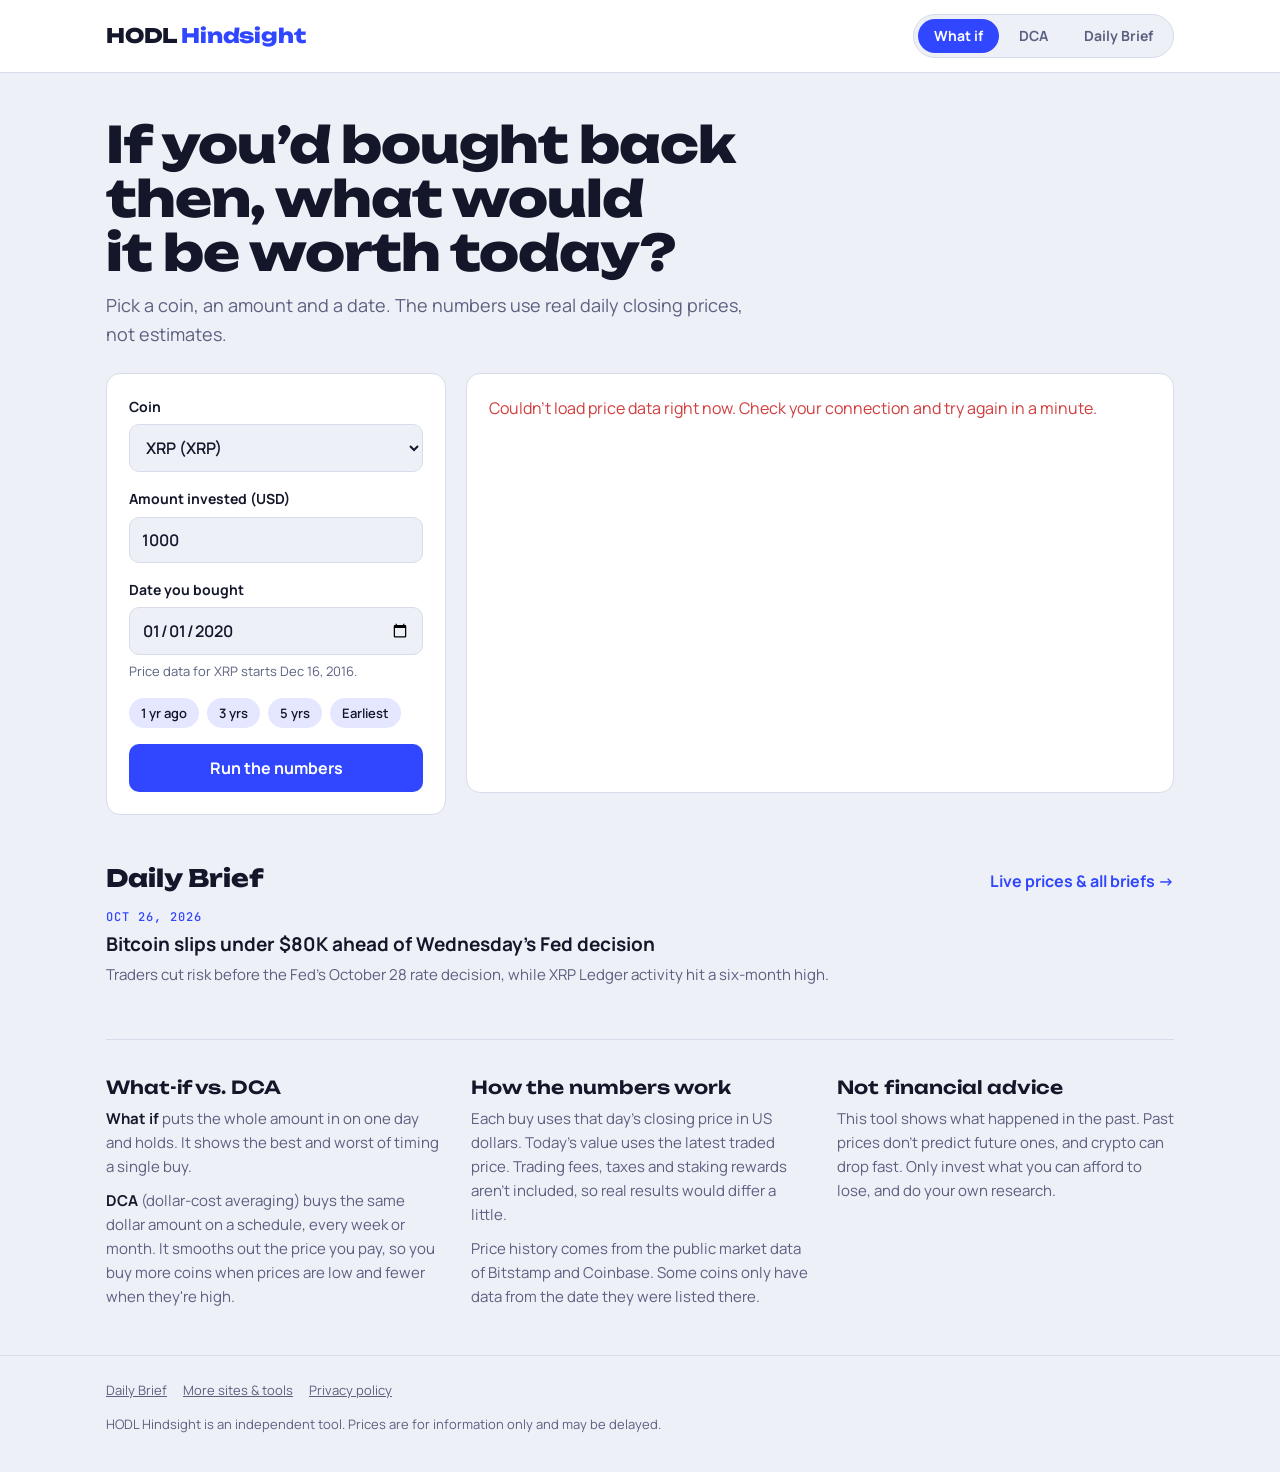
<file: index.html>
<!doctype html>
<html lang="en">
<head>
<meta charset="utf-8">
<meta name="viewport" content="width=device-width,initial-scale=1,viewport-fit=cover">
<title>HODL Hindsight</title>
<meta name="description" content="What would your crypto be worth today? Free what-if and DCA calculators for Bitcoin, XRP, Ethereum, Solana, Dogecoin and more, using real daily price history.">
<meta property="og:title" content="HODL Hindsight">
<meta property="og:description" content="If you'd bought crypto back then, what would it be worth today? Run the numbers for BTC, XRP, ETH, SOL, DOGE and more.">
<meta property="og:type" content="website">
<meta property="og:url" content="https://vtg0989-sudo.github.io/hodl-hindsight/">
<meta property="og:image" content="https://vtg0989-sudo.github.io/hodl-hindsight/og.png">
<meta name="twitter:card" content="summary_large_image">
<meta name="twitter:title" content="HODL Hindsight">
<meta name="twitter:description" content="If you'd bought crypto back then, what would it be worth today?">
<meta name="twitter:image" content="https://vtg0989-sudo.github.io/hodl-hindsight/og.png">
<script async src="https://pagead2.googlesyndication.com/pagead/js/adsbygoogle.js?client=ca-pub-4798121032462529" crossorigin="anonymous"></script>
<link rel="preconnect" href="https://fonts.googleapis.com">
<link rel="stylesheet" href="https://fonts.googleapis.com/css2?family=Unbounded:wght@600;800&family=Manrope:wght@400;600;700&family=JetBrains+Mono:wght@500&display=swap">
<link rel="stylesheet" href="style.css?v=2">
</head>
<body>
<header class="top"><div class="wrap">
  <a class="brand" href="./">HODL<span>Hindsight</span></a>
  <nav class="tabs" role="tablist">
    <a href="#lump" role="tab" id="tab-lump">What if</a>
    <a href="#dca" role="tab" id="tab-dca">DCA</a>
    <a href="blog/">Daily Brief</a>
  </nav>
</div></header>

<main class="wrap">
  <section class="hero">
    <h1 id="headline">If you'd bought back then, what would it be worth today?</h1>
    <p class="lede">Pick a coin, an amount and a date. The numbers use real daily closing prices, not estimates.</p>
  </section>

  <section class="calc">
    <form id="form" class="panel" autocomplete="off">
      <div class="field">
        <label for="coin">Coin</label>
        <select id="coin"></select>
      </div>
      <div class="field">
        <label for="amount" id="amount-label">Amount invested (USD)</label>
        <input id="amount" type="number" min="1" step="any" inputmode="decimal" value="1000">
      </div>
      <div class="field">
        <label for="date" id="date-label">Date you bought</label>
        <input id="date" type="date">
        <small id="date-hint" class="hint"></small>
      </div>
      <div class="field" id="freq-field" hidden>
        <label for="freq">How often</label>
        <select id="freq">
          <option value="7">Every week</option>
          <option value="14">Every 2 weeks</option>
          <option value="m" selected>Every month</option>
          <option value="1">Every day</option>
        </select>
      </div>
      <div class="presets" aria-label="Quick dates">
        <button type="button" data-ago="1">1 yr ago</button>
        <button type="button" data-ago="3">3 yrs</button>
        <button type="button" data-ago="5">5 yrs</button>
        <button type="button" data-ago="max">Earliest</button>
      </div>
      <button class="go" type="submit">Run the numbers</button>
    </form>

    <div class="result panel" id="result" aria-live="polite">
      <p class="status" id="status">Loading prices…</p>
      <div id="out" hidden>
        <p class="say" id="say"></p>
        <p class="big" id="big"></p>
        <p class="delta" id="delta"></p>
        <dl class="stats" id="stats"></dl>
        <div class="chart-box">
          <canvas id="chart" height="260" aria-label="Value over time chart" role="img"></canvas>
          <div class="legend" id="legend"></div>
        </div>
        <div class="share">
          <a class="x" id="share-x" target="_blank" rel="noopener">Post this on X</a>
          <button type="button" id="copy">Copy result</button>
        </div>
      </div>
    </div>
  </section>

  <section class="brief-home">
    <div class="brief-head"><h2>Daily Brief</h2><a href="blog/">Live prices &amp; all briefs →</a></div>
    <div class="post-list">
<!-- POSTS:START -->
<article class="post-item"><time datetime="2026-10-26">Oct 26, 2026</time><h3><a href="blog/2026-10-26-bitcoin-under-80k-ahead-of-fed.html">Bitcoin slips under $80K ahead of Wednesday&#x27;s Fed decision</a></h3><p>Traders cut risk before the Fed&#x27;s October 28 rate decision, while XRP Ledger activity hit a six-month high.</p></article>
<!-- POSTS:END -->
    </div>
  </section>

  <section class="explain">
    <div>
      <h2>What-if vs. DCA</h2>
      <p><strong>What if</strong> puts the whole amount in on one day and holds. It shows the best and worst of timing a single buy.</p>
      <p><strong>DCA</strong> (dollar-cost averaging) buys the same dollar amount on a schedule, every week or month. It smooths out the price you pay, so you buy more coins when prices are low and fewer when they're high.</p>
    </div>
    <div>
      <h2>How the numbers work</h2>
      <p>Each buy uses that day's closing price in US dollars. Today's value uses the latest traded price. Trading fees, taxes and staking rewards aren't included, so real results would differ a little.</p>
      <p>Price history comes from the public market data of Bitstamp and Coinbase. Some coins only have data from the date they were listed there.</p>
    </div>
    <div>
      <h2>Not financial advice</h2>
      <p>This tool shows what happened in the past. Past prices don't predict future ones, and crypto can drop fast. Only invest what you can afford to lose, and do your own research.</p>
    </div>
  </section>
</main>

<footer class="foot"><div class="wrap">
  <nav><a href="blog/">Daily Brief</a><a href="https://vtg0989-sudo.github.io/">More sites &amp; tools</a><a href="privacy.html">Privacy policy</a></nav>
  <p>HODL Hindsight is an independent tool. Prices are for information only and may be delayed.</p>
</div></footer>
<script src="app.js?v=2"></script>
</body>
</html>
</file>
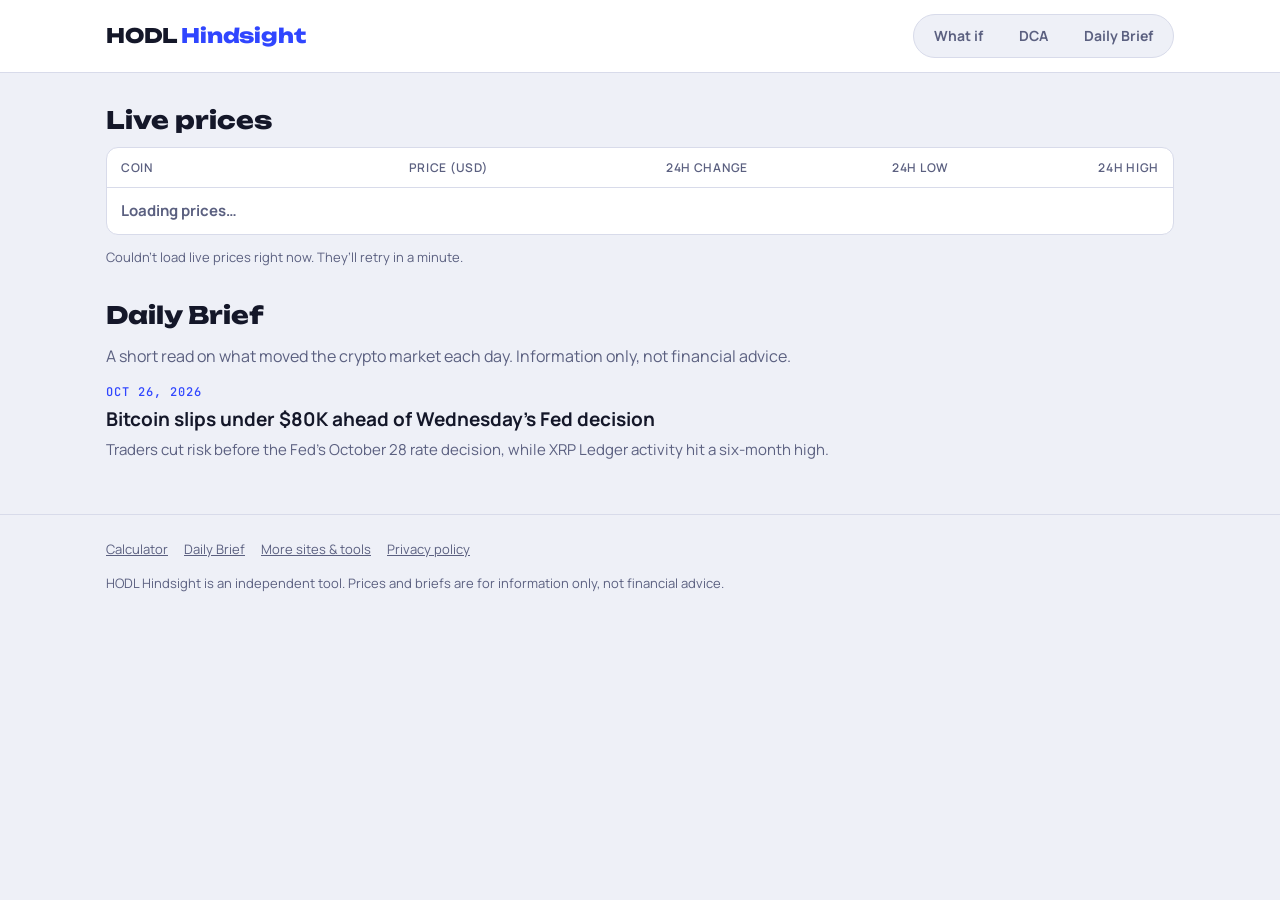
<file: blog/index.html>
<!doctype html>
<html lang="en">
<head>
<meta charset="utf-8">
<meta name="viewport" content="width=device-width,initial-scale=1,viewport-fit=cover">
<title>Daily Crypto Brief | HODL Hindsight</title>
<meta name="description" content="Live prices for Bitcoin, XRP, Ethereum, Solana and more, plus a short daily crypto market brief.">
<meta property="og:title" content="Daily Crypto Brief | HODL Hindsight">
<meta property="og:description" content="If you'd bought crypto back then, what would it be worth today? Run the numbers for BTC, XRP, ETH, SOL, DOGE and more.">
<meta property="og:type" content="website">
<meta property="og:image" content="https://vtg0989-sudo.github.io/hodl-hindsight/og.png">
<meta name="twitter:card" content="summary_large_image">
<meta name="twitter:title" content="HODL Hindsight">
<meta name="twitter:description" content="If you'd bought crypto back then, what would it be worth today?">
<meta name="twitter:image" content="https://vtg0989-sudo.github.io/hodl-hindsight/og.png">
<script async src="https://pagead2.googlesyndication.com/pagead/js/adsbygoogle.js?client=ca-pub-4798121032462529" crossorigin="anonymous"></script>
<link rel="preconnect" href="https://fonts.googleapis.com">
<link rel="stylesheet" href="https://fonts.googleapis.com/css2?family=Unbounded:wght@600;800&family=Manrope:wght@400;600;700&family=JetBrains+Mono:wght@500&display=swap">
<link rel="stylesheet" href="../style.css?v=2">
</head>
<body>
<header class="top"><div class="wrap">
  <a class="brand" href="../">HODL<span>Hindsight</span></a>
  <nav class="tabs"><a href="../#lump">What if</a><a href="../#dca">DCA</a><a href="../blog/">Daily Brief</a></nav>
</div></header>
<main class="wrap">
  <section class="board-wrap">
    <h2>Live prices</h2>
    <div class="board-scroll"><table class="board">
      <thead><tr><th>Coin</th><th>Price (USD)</th><th>24h change</th><th>24h low</th><th>24h high</th></tr></thead>
      <tbody id="board"><tr><td colspan="5" style="text-align:left;color:var(--muted)">Loading prices…</td></tr></tbody>
    </table></div>
    <p class="board-note" id="board-note">Refreshes every 60 seconds.</p>
  </section>
  <section class="brief-home" style="padding-top:24px">
    <div class="brief-head"><h2>Daily Brief</h2></div>
    <p style="margin:0;color:var(--muted)">A short read on what moved the crypto market each day. Information only, not financial advice.</p>
    <div class="post-list">
<!-- POSTS:START -->
<article class="post-item"><time datetime="2026-10-26">Oct 26, 2026</time><h3><a href="2026-10-26-bitcoin-under-80k-ahead-of-fed.html">Bitcoin slips under $80K ahead of Wednesday&#x27;s Fed decision</a></h3><p>Traders cut risk before the Fed&#x27;s October 28 rate decision, while XRP Ledger activity hit a six-month high.</p></article>
<!-- POSTS:END -->
    </div>
  </section>
</main>
<script>
(function () {
  var COINS = [['BTC','Bitcoin'],['XRP','XRP'],['ETH','Ethereum'],['SOL','Solana'],['DOGE','Dogecoin'],['ADA','Cardano'],['LTC','Litecoin'],['LINK','Chainlink'],['XLM','Stellar'],['HBAR','Hedera'],['SHIB','Shiba Inu'],['AVAX','Avalanche'],['SUI','Sui'],['PEPE','Pepe']];
  function usd(v) { var a = Math.abs(v); var o = { style: 'currency', currency: 'USD' };
    if (a >= 100) { o.maximumFractionDigits = 0; } else if (a >= 1) { o.minimumFractionDigits = 2; o.maximumFractionDigits = 2; } else if (a >= 0.01) { o.maximumFractionDigits = 4; } else { o.maximumSignificantDigits = 3; }
    return v.toLocaleString('en-US', o); }
  function load() {
    var CG = {BTC:'bitcoin',XRP:'ripple',ETH:'ethereum',SOL:'solana',DOGE:'dogecoin',ADA:'cardano',LTC:'litecoin',LINK:'chainlink',XLM:'stellar',HBAR:'hedera-hashgraph',SHIB:'shiba-inu',AVAX:'avalanche-2',SUI:'sui',PEPE:'pepe'};
    var ids = COINS.map(function (c) { return CG[c[0]]; }).join(',');
    var getAll = fetch('https://api.coingecko.com/api/v3/coins/markets?vs_currency=usd&ids=' + ids).then(function (r) { if (!r.ok) throw 0; return r.json(); })
      .then(function (list) {
        var back = {}; Object.keys(CG).forEach(function (k) { back[CG[k]] = k; });
        return list.map(function (m) { return { pair: back[m.id] + '/USD', last: m.current_price, percent_change_24: m.price_change_percentage_24h, low: m.low_24h, high: m.high_24h, src: 'CoinGecko' }; });
      })
      .catch(function () {
        return fetch('https://www.bitstamp.net/api/v2/ticker/').then(function (r) { if (!r.ok) throw 0; return r.json(); })
          .then(function (l) { l.forEach(function (t) { t.src = 'Bitstamp'; }); return l; });
      });
    getAll.then(function (all) {
      var by = {}; all.forEach(function (t) { by[t.pair] = t; });
      document.getElementById('board').innerHTML = COINS.map(function (c) {
        var t = by[c[0] + '/USD']; if (!t || t.last == null) return '';
        var ch = parseFloat(t.percent_change_24), cls = ch >= 0 ? 'up' : 'down';
        return '<tr><td>' + c[1] + ' <span style="color:var(--muted);font-weight:400">' + c[0] + '</span></td><td>' + usd(+t.last) + '</td><td class="' + cls + '">' + (ch >= 0 ? '+' : '\u2212') + Math.abs(ch).toFixed(2) + '%</td><td>' + usd(+t.low) + '</td><td>' + usd(+t.high) + '</td></tr>';
      }).join('');
      var src = (all[0] && all[0].src) || 'Bitstamp';
      document.getElementById('board-note').textContent = 'Prices from ' + src + ', updated ' + new Date().toLocaleTimeString([], { hour: 'numeric', minute: '2-digit' }) + '. Refreshes every 60 seconds.';
    }).catch(function () { document.getElementById('board-note').textContent = 'Couldn\u2019t load live prices right now. They\u2019ll retry in a minute.'; });
  }
  load(); setInterval(load, 60000);
})();
</script>
<footer class="foot"><div class="wrap">
  <nav><a href="../">Calculator</a><a href="../blog/">Daily Brief</a><a href="https://vtg0989-sudo.github.io/">More sites &amp; tools</a><a href="../privacy.html">Privacy policy</a></nav>
  <p>HODL Hindsight is an independent tool. Prices and briefs are for information only, not financial advice.</p>
</div></footer>
</body>
</html>
</file>
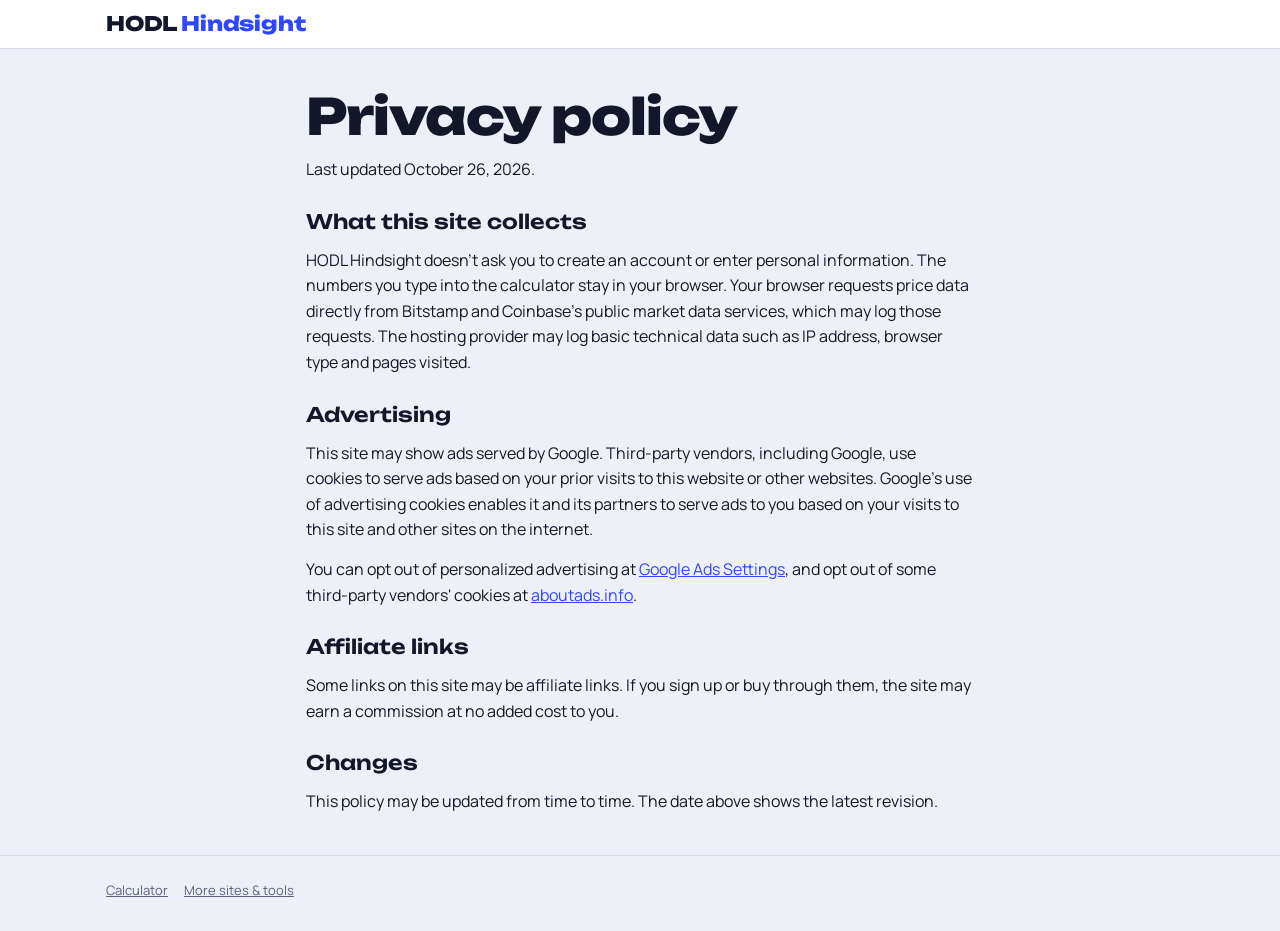
<file: privacy.html>
<!doctype html>
<html lang="en">
<head>
<meta charset="utf-8">
<meta name="viewport" content="width=device-width,initial-scale=1,viewport-fit=cover">
<title>Privacy Policy | HODL Hindsight</title>
<meta name="description" content="Privacy policy for HODL Hindsight.">
<script async src="https://pagead2.googlesyndication.com/pagead/js/adsbygoogle.js?client=ca-pub-4798121032462529" crossorigin="anonymous"></script>
<link rel="stylesheet" href="https://fonts.googleapis.com/css2?family=Unbounded:wght@600;800&family=Manrope:wght@400;600;700&family=JetBrains+Mono:wght@500&display=swap">
<link rel="stylesheet" href="style.css?v=2">
</head>
<body>
<header class="top"><div class="wrap"><a class="brand" href="./">HODL<span>Hindsight</span></a></div></header>
<main class="wrap post-page">
<h1>Privacy policy</h1>
<p>Last updated October 26, 2026.</p>
<h2>What this site collects</h2>
<p>HODL Hindsight doesn't ask you to create an account or enter personal information. The numbers you type into the calculator stay in your browser. Your browser requests price data directly from Bitstamp and Coinbase's public market data services, which may log those requests. The hosting provider may log basic technical data such as IP address, browser type and pages visited.</p>
<h2>Advertising</h2>
<p>This site may show ads served by Google. Third-party vendors, including Google, use cookies to serve ads based on your prior visits to this website or other websites. Google's use of advertising cookies enables it and its partners to serve ads to you based on your visits to this site and other sites on the internet.</p>
<p>You can opt out of personalized advertising at <a href="https://adssettings.google.com/" rel="noopener">Google Ads Settings</a>, and opt out of some third-party vendors' cookies at <a href="https://www.aboutads.info/" rel="noopener">aboutads.info</a>.</p>
<h2>Affiliate links</h2>
<p>Some links on this site may be affiliate links. If you sign up or buy through them, the site may earn a commission at no added cost to you.</p>
<h2>Changes</h2>
<p>This policy may be updated from time to time. The date above shows the latest revision.</p>
</main>
<footer class="foot"><div class="wrap"><nav><a href="./">Calculator</a><a href="https://vtg0989-sudo.github.io/">More sites &amp; tools</a></nav></div></footer>
</body>
</html>
</file>
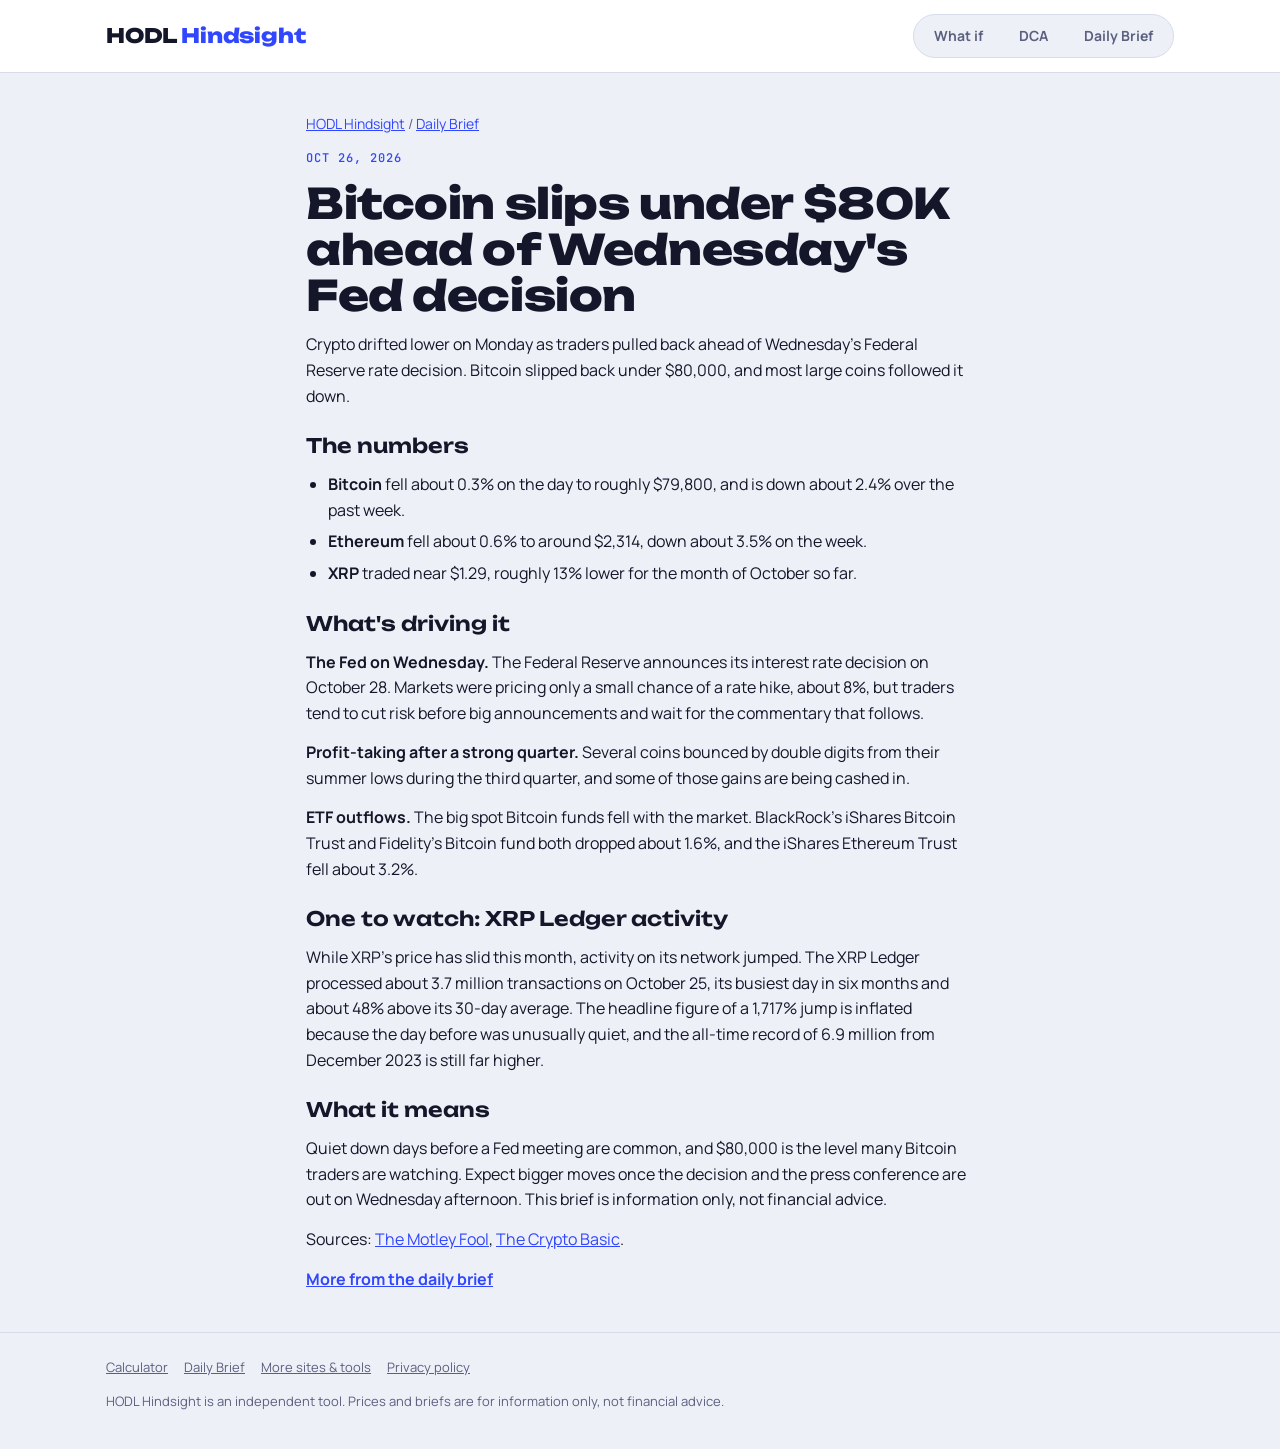
<file: blog/2026-10-26-bitcoin-under-80k-ahead-of-fed.html>
<!doctype html>
<html lang="en">
<head>
<meta charset="utf-8">
<meta name="viewport" content="width=device-width,initial-scale=1,viewport-fit=cover">
<title>Bitcoin slips under $80K ahead of Wednesday&#x27;s Fed decision | HODL Hindsight</title>
<meta name="description" content="Traders cut risk before the Fed&#x27;s October 28 rate decision, while XRP Ledger activity hit a six-month high.">
<meta property="og:title" content="Bitcoin slips under $80K ahead of Wednesday&#x27;s Fed decision | HODL Hindsight">
<meta property="og:description" content="Traders cut risk before the Fed&#x27;s October 28 rate decision, while XRP Ledger activity hit a six-month high.">
<meta property="og:type" content="website">
<meta property="og:image" content="https://vtg0989-sudo.github.io/hodl-hindsight/og.png">
<meta name="twitter:card" content="summary_large_image">
<meta name="twitter:title" content="HODL Hindsight">
<meta name="twitter:description" content="If you'd bought crypto back then, what would it be worth today?">
<meta name="twitter:image" content="https://vtg0989-sudo.github.io/hodl-hindsight/og.png">
<script async src="https://pagead2.googlesyndication.com/pagead/js/adsbygoogle.js?client=ca-pub-4798121032462529" crossorigin="anonymous"></script>
<link rel="preconnect" href="https://fonts.googleapis.com">
<link rel="stylesheet" href="https://fonts.googleapis.com/css2?family=Unbounded:wght@600;800&family=Manrope:wght@400;600;700&family=JetBrains+Mono:wght@500&display=swap">
<link rel="stylesheet" href="../style.css?v=2">
</head>
<body>
<header class="top"><div class="wrap">
  <a class="brand" href="../">HODL<span>Hindsight</span></a>
  <nav class="tabs"><a href="../#lump">What if</a><a href="../#dca">DCA</a><a href="../blog/">Daily Brief</a></nav>
</div></header>
<div class="wrap post-page"><nav class="crumbs"><a href="../">HODL Hindsight</a> / <a href="./">Daily Brief</a></nav>
<article class="post"><time datetime="2026-10-26">Oct 26, 2026</time><h1>Bitcoin slips under $80K ahead of Wednesday&#x27;s Fed decision</h1>
<p>Crypto drifted lower on Monday as traders pulled back ahead of Wednesday's Federal Reserve rate decision. Bitcoin slipped back under $80,000, and most large coins followed it down.</p>
<h2>The numbers</h2>
<ul>
<li><strong>Bitcoin</strong> fell about 0.3% on the day to roughly $79,800, and is down about 2.4% over the past week.</li>
<li><strong>Ethereum</strong> fell about 0.6% to around $2,314, down about 3.5% on the week.</li>
<li><strong>XRP</strong> traded near $1.29, roughly 13% lower for the month of October so far.</li>
</ul>
<h2>What's driving it</h2>
<p><strong>The Fed on Wednesday.</strong> The Federal Reserve announces its interest rate decision on October 28. Markets were pricing only a small chance of a rate hike, about 8%, but traders tend to cut risk before big announcements and wait for the commentary that follows.</p>
<p><strong>Profit-taking after a strong quarter.</strong> Several coins bounced by double digits from their summer lows during the third quarter, and some of those gains are being cashed in.</p>
<p><strong>ETF outflows.</strong> The big spot Bitcoin funds fell with the market. BlackRock's iShares Bitcoin Trust and Fidelity's Bitcoin fund both dropped about 1.6%, and the iShares Ethereum Trust fell about 3.2%.</p>
<h2>One to watch: XRP Ledger activity</h2>
<p>While XRP's price has slid this month, activity on its network jumped. The XRP Ledger processed about 3.7 million transactions on October 25, its busiest day in six months and about 48% above its 30-day average. The headline figure of a 1,717% jump is inflated because the day before was unusually quiet, and the all-time record of 6.9 million from December 2023 is still far higher.</p>
<h2>What it means</h2>
<p>Quiet down days before a Fed meeting are common, and $80,000 is the level many Bitcoin traders are watching. Expect bigger moves once the decision and the press conference are out on Wednesday afternoon. This brief is information only, not financial advice.</p>
<p>Sources: <a href="https://www.fool.com/coverage/stock-market-today/2026/10/26/crypto-market-today-oct-26-bitcoin-slips-below-usd80-000-as-fed-decision-looms/" rel="noopener">The Motley Fool</a>, <a href="https://thecryptobasic.com/2026/10/26/daily-xrp-transactions-spike-1717-to-new-6-month-peak/" rel="noopener">The Crypto Basic</a>.</p>
</article>
<p class="back"><a href="./">More from the daily brief</a></p></div>
<footer class="foot"><div class="wrap">
  <nav><a href="../">Calculator</a><a href="../blog/">Daily Brief</a><a href="https://vtg0989-sudo.github.io/">More sites &amp; tools</a><a href="../privacy.html">Privacy policy</a></nav>
  <p>HODL Hindsight is an independent tool. Prices and briefs are for information only, not financial advice.</p>
</div></footer>
</body>
</html>
</file>
<file: style.css>
/* Layout: a receipt from the future. One form, one result panel, then plain explainers. */
[hidden]{display:none!important}
:root{
  --bg:#eef0f7; --surface:#ffffff; --fg:#141729; --muted:#5b6080; --line:#d8dbea;
  --accent:#3046ff; --accent-ink:#ffffff; --up:#0f8a55; --down:#d23c3c; --chip:#e4e7ff;
  --display:"Unbounded", "Arial Black", system-ui, sans-serif;
  --body:"Manrope", "Segoe UI", system-ui, sans-serif;
  --mono:"JetBrains Mono", ui-monospace, Menlo, monospace;
}
@media (prefers-color-scheme: dark){:root:not([data-theme="light"]){
  --bg:#0d0f1c; --surface:#161a2e; --fg:#e9ebf8; --muted:#9aa0c3; --line:#272c48;
  --accent:#7d8bff; --accent-ink:#0d0f1c; --up:#3ccf8e; --down:#ff6b6b; --chip:#232850; color-scheme:dark}}
:root[data-theme="dark"]{
  --bg:#0d0f1c; --surface:#161a2e; --fg:#e9ebf8; --muted:#9aa0c3; --line:#272c48;
  --accent:#7d8bff; --accent-ink:#0d0f1c; --up:#3ccf8e; --down:#ff6b6b; --chip:#232850; color-scheme:dark}
*{box-sizing:border-box}
body{margin:0;background:var(--bg);color:var(--fg);font:16px/1.6 var(--body)}
.wrap{max-width:1100px;margin:0 auto;padding-left:max(16px,env(safe-area-inset-left,0px));padding-right:max(16px,env(safe-area-inset-right,0px))}
a{color:var(--accent)}
a:focus-visible,button:focus-visible,input:focus-visible,select:focus-visible{outline:2px solid var(--accent);outline-offset:2px}
.top{border-bottom:1px solid var(--line);background:var(--surface)}
.top .wrap{display:flex;align-items:center;justify-content:space-between;gap:16px;padding-block:14px;flex-wrap:wrap}
.brand{font:800 20px/1 var(--display);color:var(--fg);text-decoration:none;letter-spacing:-.01em}
.brand span{color:var(--accent);margin-left:4px}
.tabs{display:flex;gap:4px;background:var(--bg);padding:4px;border-radius:999px;border:1px solid var(--line)}
.tabs a{font-weight:700;font-size:14px;padding:6px 16px;border-radius:999px;color:var(--muted);text-decoration:none}
.tabs a[aria-selected="true"]{background:var(--accent);color:var(--accent-ink)}
.hero{padding-block:44px 24px;display:grid;gap:12px}
h1{font:800 clamp(28px,4.6vw,50px)/1.08 var(--display);margin:0;max-width:20ch;text-wrap:balance;letter-spacing:-.02em}
.lede{margin:0;color:var(--muted);font-size:18px;max-width:60ch}
.calc{display:grid;grid-template-columns:minmax(0,340px) minmax(0,1fr);gap:20px;align-items:start;padding-bottom:40px}
@media (max-width:820px){.calc{grid-template-columns:1fr}}
.panel{background:var(--surface);border:1px solid var(--line);border-radius:14px;padding:22px}
form{display:grid;gap:16px}
.field{display:grid;gap:6px}
label{font-weight:700;font-size:14px}
input,select{font:600 16px var(--body);color:var(--fg);background:var(--bg);border:1px solid var(--line);border-radius:10px;padding:11px 12px;width:100%;min-width:0}
.hint{color:var(--muted);font-size:13px}
.presets{display:flex;flex-wrap:wrap;gap:8px}
.presets button{font:600 13px var(--body);background:var(--chip);color:var(--fg);border:0;border-radius:999px;padding:6px 12px;cursor:pointer}
.go{font:700 16px var(--body);background:var(--accent);color:var(--accent-ink);border:0;border-radius:10px;padding:13px;cursor:pointer}
.go:hover{filter:brightness(1.08)}
.result{min-height:420px;display:grid;align-content:start;min-width:0}
.status{color:var(--muted);margin:0}
.status.err{color:var(--down)}
#out{display:grid;gap:10px;min-width:0}
.say{margin:0;font-size:17px;color:var(--muted)}
.say b{color:var(--fg)}
.big{margin:0;font:800 clamp(40px,7vw,72px)/1 var(--display);letter-spacing:-.03em;font-variant-numeric:tabular-nums;overflow-wrap:anywhere}
.delta{margin:0;font:600 18px var(--mono);font-variant-numeric:tabular-nums}
.delta.up{color:var(--up)} .delta.down{color:var(--down)}
.stats{display:grid;grid-template-columns:repeat(auto-fit,minmax(150px,1fr));gap:1px;background:var(--line);border:1px solid var(--line);border-radius:10px;overflow:hidden;margin:8px 0 0}
.stats div{background:var(--surface);padding:12px 14px;display:grid;gap:2px}
.stats dt{font-size:12px;color:var(--muted);font-weight:600}
.stats dd{margin:0;font:500 16px var(--mono);font-variant-numeric:tabular-nums;overflow-wrap:anywhere}
.chart-box{margin-top:8px;display:grid;gap:8px}
canvas{width:100%;max-width:100%;display:block}
.legend{display:flex;flex-wrap:wrap;gap:16px;font-size:13px;color:var(--muted)}
.legend i{display:inline-block;width:14px;height:3px;border-radius:2px;vertical-align:middle;margin-right:6px}
.share{display:flex;flex-wrap:wrap;gap:10px;margin-top:6px}
.share .x,.share button{font:700 15px var(--body);border-radius:10px;padding:11px 16px;cursor:pointer;text-decoration:none}
.share .x{background:var(--fg);color:var(--bg)}
.share button{background:transparent;color:var(--fg);border:1px solid var(--line)}
.explain{display:grid;grid-template-columns:repeat(3,minmax(0,1fr));gap:28px;padding-block:36px;border-top:1px solid var(--line)}
@media (max-width:820px){.explain{grid-template-columns:1fr}}
.explain h2{font:600 18px/1.3 var(--display);margin:0 0 8px}
.explain p{margin:0 0 10px;color:var(--muted);font-size:15px}
.explain strong{color:var(--fg)}
.foot{border-top:1px solid var(--line);padding-block:24px;color:var(--muted);font-size:13px}
.foot nav{display:flex;gap:16px;flex-wrap:wrap;margin-bottom:6px}
.foot a{color:var(--muted)}
.post-page{padding-block:40px;display:grid;gap:14px;max-width:70ch}
.post-page h1{max-width:none}
.post-page h2{font:600 20px var(--display);margin:12px 0 0}
.post-page p{margin:0}
.brief-home{padding-block:8px 36px;display:grid;gap:14px}
.brief-head{display:flex;flex-wrap:wrap;justify-content:space-between;align-items:baseline;gap:8px}
.brief-head h2,.board-wrap h2{font:800 24px var(--display);margin:0}
.brief-head a{font-weight:700;text-decoration:none}
.post-list{display:grid;gap:0}
.post-item{display:grid;gap:4px;padding-block:16px;border-top:1px solid var(--line)}
.post-item:first-child{border-top:0;padding-top:0}
.post-item time,.post time{font:500 12px var(--mono);letter-spacing:.08em;text-transform:uppercase;color:var(--accent)}
.post-item h3{margin:0;font-size:19px}
.post-item h3 a{color:var(--fg);text-decoration:none}
.post-item h3 a:hover{text-decoration:underline}
.post-item p{margin:0;color:var(--muted);font-size:15px}
.crumbs{font-size:14px;color:var(--muted)}
.post{display:grid;gap:14px;max-width:70ch}
.post h1{font:800 clamp(28px,4.4vw,42px)/1.1 var(--display);margin:0;letter-spacing:-.01em;text-wrap:balance}
.post h2{font:600 20px var(--display);margin:10px 0 0}
.post p,.post li{margin:0}
.post ul,.post ol{margin:0;padding-left:22px;display:grid;gap:6px}
.back a{font-weight:700}
.board-wrap{display:grid;gap:12px;padding-block:32px 8px}
.board-scroll{overflow-x:auto;background:var(--surface);border:1px solid var(--line);border-radius:12px}
.board{border-collapse:collapse;width:100%;min-width:560px;font-size:15px}
.board th,.board td{padding:11px 14px;border-bottom:1px solid var(--line);text-align:right;white-space:nowrap}
.board th:first-child,.board td:first-child{text-align:left}
.board th{font:600 12px var(--body);color:var(--muted);text-transform:uppercase;letter-spacing:.06em}
.board td{font-family:var(--mono);font-variant-numeric:tabular-nums}
.board td:first-child{font-family:var(--body);font-weight:700}
.board tr:last-child td{border-bottom:0}
.board .up{color:var(--up)} .board .down{color:var(--down)}
.board-note{color:var(--muted);font-size:13px;margin:0}
</file>
